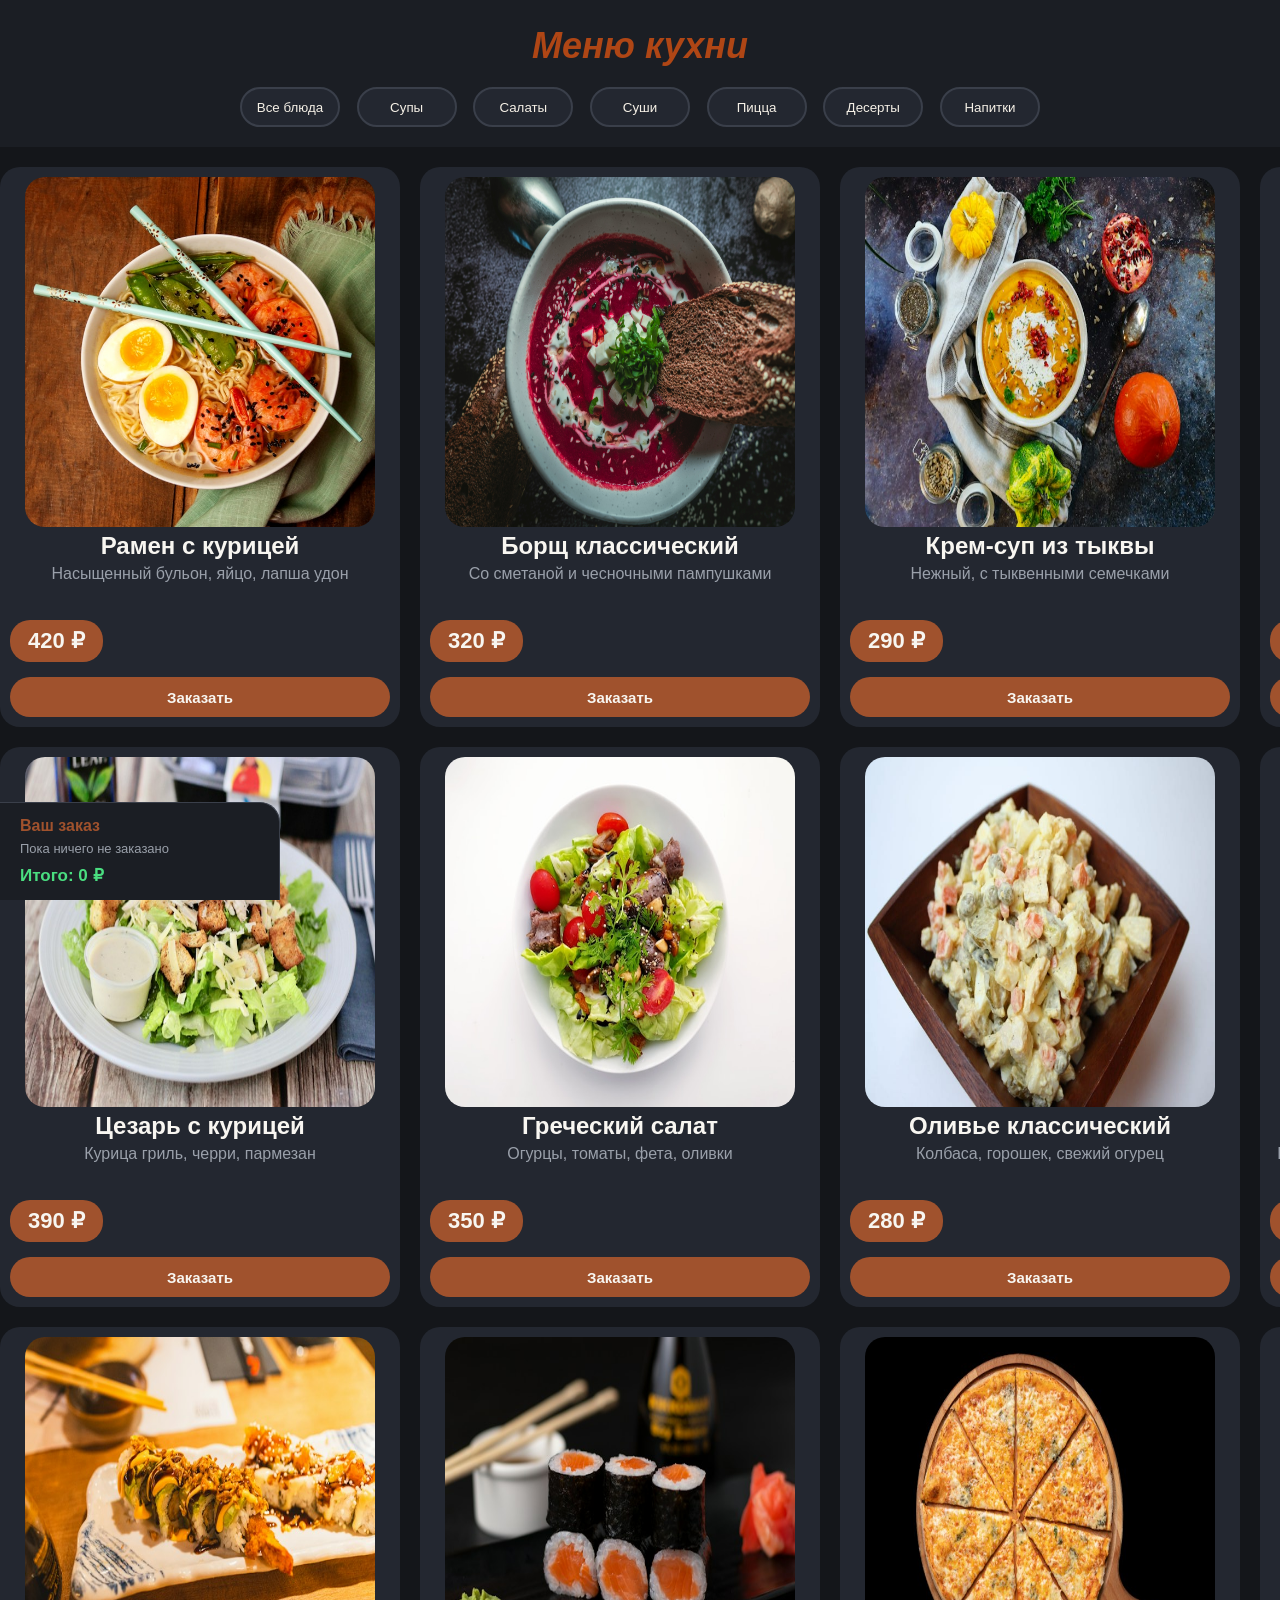
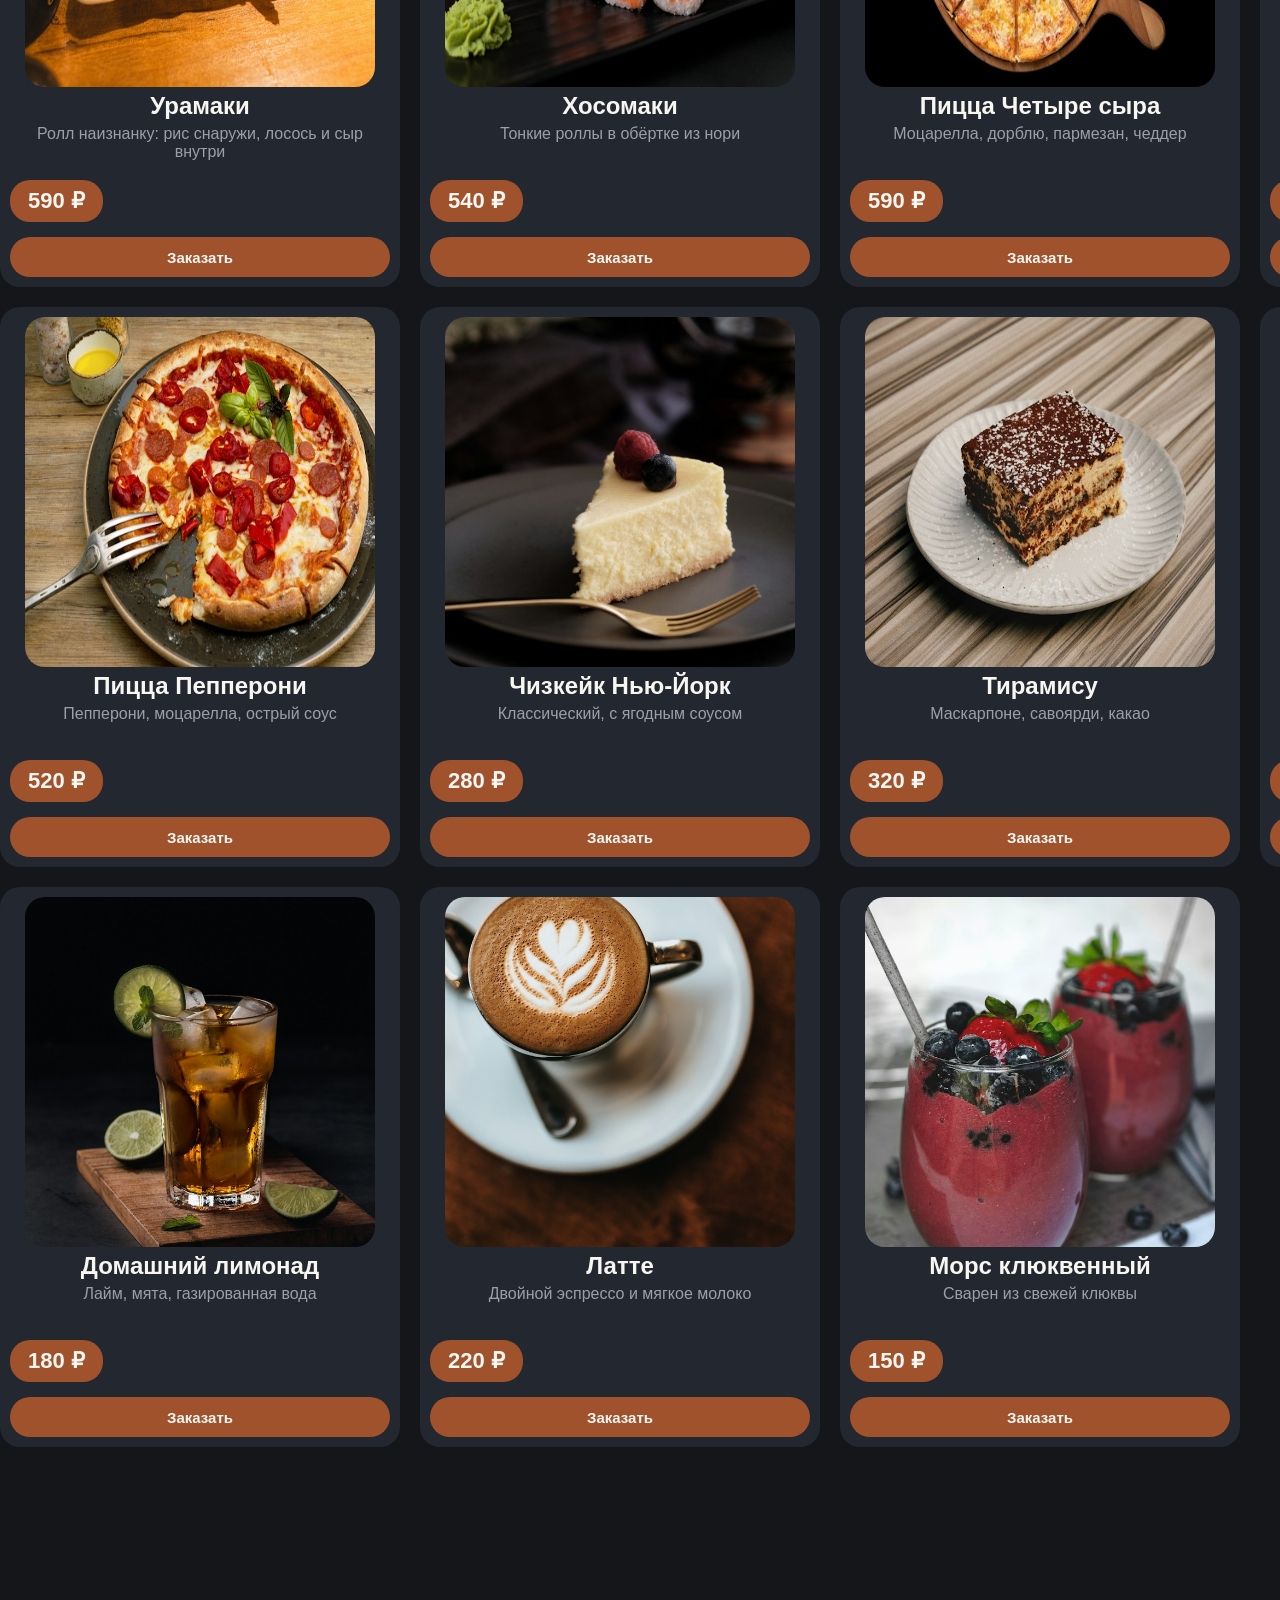
<file: Views/JavaSctipt Projects/Веб-сайт меню еды/index.html>
<!DOCTYPE html>
<html lang="ru">
<head>
    <meta charset="UTF-8">
    <meta name="viewport" content="width=device-width, initial-scale=1.0">
    <title>Меню кухни</title>
    <link rel="stylesheet" href="style.css">
</head>
<body>
    <header>

        <h1>Меню кухни</h1>

        <nav>
            <button class="filter-btn" data-filter="all">Все блюда</button>
            <button class="filter-btn" data-filter="soup">Супы</button>
            <button class="filter-btn" data-filter="salad">Салаты</button>
            <button class="filter-btn" data-filter="sushi">Суши</button>
            <button class="filter-btn" data-filter="pizza">Пицца</button>
            <button class="filter-btn" data-filter="dessert">Десерты</button>
            <button class="filter-btn" data-filter="drink">Напитки</button>
        </nav>

    </header>

    <!--  КОНТЕЙНЕР  -->
    <main class="card-container" >

        <!--  СУПЫ  -->
        <div class="card" data-category="soup">
            <img src="images/Рамен с курицей.jpg" alt="Рамен с курицей">
            <h2 class="title">Рамен с курицей</h2>
            <p class="description">Насыщенный бульон, яйцо, лапша удон</p>
            <span class="price">420 ₽</span>
            <button type="button" class="order-btn" data-name="Рамен с курицей" data-price="420">Заказать</button>
        </div>

        <div class="card" data-category="soup">
            <img src="images/Борщ классический.jpg" alt="Борщ классический">
            <h2 class="title">Борщ классический</h2>
            <p class="description">Со сметаной и чесночными пампушками</p>
            <span class="price">320 ₽</span>
            <button type="button" class="order-btn" data-name="Борщ классический" data-price="320">Заказать</button>
        </div>

        <div class="card" data-category="soup">
            <img src="images/Крем-суп из тыквы.jpg" alt="Крем-суп из тыквы">
            <h2 class="title">Крем-суп из тыквы</h2>
            <p class="description">Нежный, с тыквенными семечками</p>
            <span class="price">290 ₽</span>
            <button type="button" class="order-btn" data-name="Крем-суп из тыквы" data-price="290">Заказать</button>
        </div>

        <div class="card" data-category="soup">
            <img src="images/Том Ям.jpg" alt="Том Ям">
            <h2 class="title">Том Ям</h2>
            <p class="description">Креветки, кокосовое молоко, лемонграсс</p>
            <span class="price">490 ₽</span>
            <button type="button" class="order-btn" data-name="Том Ям" data-price="490">Заказать</button>
        </div>

        <!--  САЛАТЫ  -->
        <div class="card" data-category="salad">
            <img src="images/Цезарь с курицей.jpg" alt="Цезарь с курицей">
            <h2 class="title">Цезарь с курицей</h2>
            <p class="description">Курица гриль, черри, пармезан</p>
            <span class="price">390 ₽</span>
            <button type="button" class="order-btn" data-name="Цезарь с курицей" data-price="390">Заказать</button>
        </div>

        <div class="card" data-category="salad">
            <img src="images/Греческий салат.jpg" alt="Греческий салат">
            <h2 class="title">Греческий салат</h2>
            <p class="description">Огурцы, томаты, фета, оливки</p>
            <span class="price">350 ₽</span>
            <button type="button" class="order-btn" data-name="Греческий салат" data-price="350">Заказать</button>
        </div>

        <div class="card" data-category="salad">
            <img src="images/Оливье классический.jpg" alt="Оливье классический">
            <h2 class="title">Оливье классический</h2>
            <p class="description">Колбаса, горошек, свежий огурец</p>
            <span class="price">280 ₽</span>
            <button type="button" class="order-btn" data-name="Оливье классический" data-price="280">Заказать</button>
        </div>

        <!--  СУШИ  -->
        <div class="card" data-category="sushi">
            <img src="images/Нигири.jpg" alt="Нигири">
            <h2 class="title">Нигири</h2>
            <p class="description">Комочек риса с ломтиком свежего лосося сверху</p>
            <span class="price">890 ₽</span>
            <button type="button" class="order-btn" data-name="Нигири" data-price="890">Заказать</button>
        </div>

        <div class="card" data-category="sushi">
            <img src="images/Урамаки.jpg" alt="Урамаки">
            <h2 class="title">Урамаки</h2>
            <p class="description">Ролл наизнанку: рис снаружи, лосось и сыр внутри</p>
            <span class="price">590 ₽</span>
            <button type="button" class="order-btn" data-name="Урамаки" data-price="590">Заказать</button>
        </div>

        <div class="card" data-category="sushi">
            <img src="images/Хосомаки.jpg" alt="Хосомаки">
            <h2 class="title">Хосомаки</h2>
            <p class="description">Тонкие роллы в обёртке из нори</p>
            <span class="price">540 ₽</span>
            <button type="button" class="order-btn" data-name="Хосомаки" data-price="540">Заказать</button>
        </div>

        <!--  ПИЦЦА  -->
        <div class="card" data-category="pizza">
            <img src="images/Пицца Четыре сыра.jpg" alt="Пицца Четыре сыра">
            <h2 class="title">Пицца Четыре сыра</h2>
            <p class="description">Моцарелла, дорблю, пармезан, чеддер</p>
            <span class="price">590 ₽</span>
            <button type="button" class="order-btn" data-name="Пицца Четыре сыра" data-price="590">Заказать</button>
        </div>

        <div class="card" data-category="pizza">
            <img src="images/Пицца Маргарита.jpg" alt="Пицца Маргарита">
            <h2 class="title">Пицца Маргарита</h2>
            <p class="description">Томаты, моцарелла, свежий базилик</p>
            <span class="price">450 ₽</span>
            <button type="button" class="order-btn" data-name="Пицца Маргарита" data-price="450">Заказать</button>
        </div>

        <div class="card" data-category="pizza">
            <img src="images/Пицца Пепперони.jpg" alt="Пицца Пепперони">
            <h2 class="title">Пицца Пепперони</h2>
            <p class="description">Пепперони, моцарелла, острый соус</p>
            <span class="price">520 ₽</span>
            <button type="button" class="order-btn" data-name="Пицца Пепперони" data-price="520">Заказать</button>
        </div>

        <!--  ДЕСЕРТЫ  -->
        <div class="card" data-category="dessert">
            <img src="images/Чизкейк Нью-Йорк.jpg" alt="Чизкейк Нью-Йорк">
            <h2 class="title">Чизкейк Нью-Йорк</h2>
            <p class="description">Классический, с ягодным соусом</p>
            <span class="price">280 ₽</span>
            <button type="button" class="order-btn" data-name="Чизкейк Нью-Йорк" data-price="280">Заказать</button>
        </div>

        <div class="card" data-category="dessert">
            <img src="images/Тирамису.jpg" alt="Тирамису">
            <h2 class="title">Тирамису</h2>
            <p class="description">Маскарпоне, савоярди, какао</p>
            <span class="price">320 ₽</span>
            <button type="button" class="order-btn" data-name="Тирамису" data-price="320">Заказать</button>
        </div>

        <div class="card" data-category="dessert">
            <img src="images/Мороженое.jpg" alt="Мороженое">
            <h2 class="title">Мороженое</h2>
            <p class="description">Три шарика на выбор</p>
            <span class="price">190 ₽</span>
            <button type="button" class="order-btn" data-name="Мороженое" data-price="190">Заказать</button>
        </div>

        <!--  НАПИТКИ  -->
        <div class="card" data-category="drink">
            <img src="images/Домашний лимонад.jpg" alt="Домашний лимонад">
            <h2 class="title">Домашний лимонад</h2>
            <p class="description">Лайм, мята, газированная вода</p>
            <span class="price">180 ₽</span>
            <button type="button" class="order-btn" data-name="Домашний лимонад" data-price="180">Заказать</button>
        </div>

        <div class="card" data-category="drink">
            <img src="images/Латте.jpg" alt="Латте">
            <h2 class="title">Латте</h2>
            <p class="description">Двойной эспрессо и мягкое молоко</p>
            <span class="price">220 ₽</span>
            <button type="button" class="order-btn" data-name="Латте" data-price="220">Заказать</button>
        </div>

        <div class="card" data-category="drink">
            <img src="images/Морс клюквенный.jpg" alt="Морс клюквенный">
            <h2 class="title">Морс клюквенный</h2>
            <p class="description">Сварен из свежей клюквы</p>
            <span class="price">150 ₽</span>
            <button type="button" class="order-btn" data-name="Морс клюквенный" data-price="150">Заказать</button>
        </div>
    </main>

    <!--  Корзина  -->
    <footer>
        <h2 class="price-title-end">Ваш заказ</h2>
        <p class="list-of-orders" id="cartText">Пока ничего не заказано</p>
        <p class="total-amount" id="cartTotal">Итого: 0 ₽</p>
    </footer>
    <script src="script.js"></script>
</body>
</html>
</file>
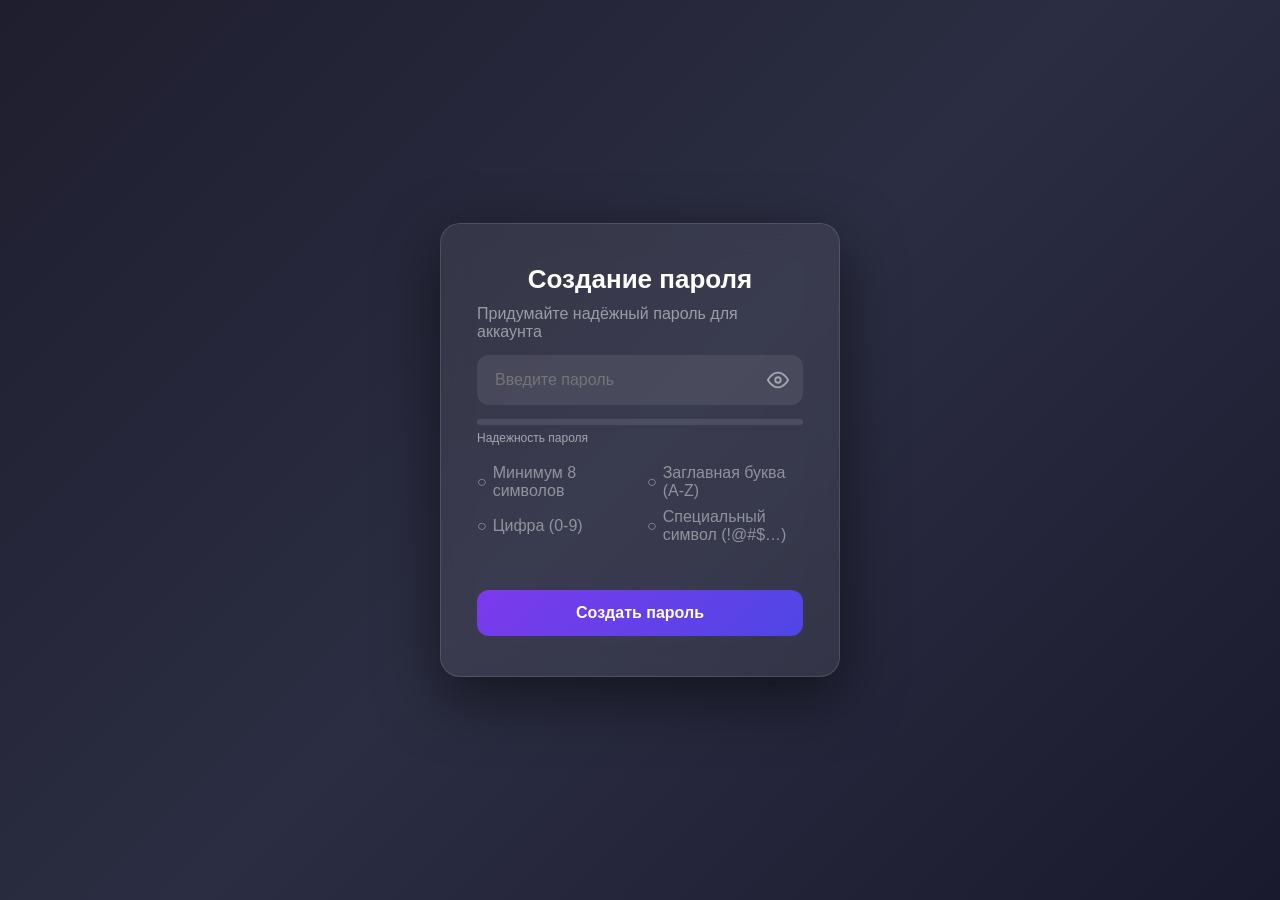
<file: Views/JavaSctipt Projects/Пароль/index.html>
<!DOCTYPE html>
<html lang="ru">
<head>
    <meta charset="UTF-8">
    <meta name="viewport" content="width=device-width, initial-scale=1.0">
    <title>Пароль</title>
    <link rel="stylesheet" href="style.css">
</head>
<body>
    
    <div class="card-password">

        <h1 class="title">Создание пароля</h1>
        <p class="subtitle">Придумайте надёжный пароль для аккаунта</p>
    <form action="" id="passwordForm" novalidate>
        <div class="input-wrapper">
            
                <input
                    type="password"
                    id="passwordInput"
                    placeholder="Введите пароль"
                    autocomplete="new-password"
                >


                <button type="button" class="toggle-btn" id="toggleBtn" aria-label="Показать пароль">
                    <!-- Иконка "глаз" (пароль скрыт) -->
                    <svg class="icon-eye" viewBox="0 0 24 24" width="22" height="22" fill="none"
                         stroke="currentColor" stroke-width="2" stroke-linecap="round" stroke-linejoin="round">
                        <path d="M1 12s4-8 11-8 11 8 11 8-4 8-11 8-11-8-11-8z"></path>
                        <circle cx="12" cy="12" r="3"></circle>
                    </svg>
                    <!-- Иконка "перечёркнутый глаз" (пароль виден) -->
                    <svg class="icon-eye-off" viewBox="0 0 24 24" width="22" height="22" fill="none"
                         stroke="currentColor" stroke-width="2" stroke-linecap="round" stroke-linejoin="round">
                        <path d="M17.94 17.94A10.07 10.07 0 0 1 12 20c-7 0-11-8-11-8a18.45 18.45 0 0 1 5.06-5.94M9.9 4.24A9.12 9.12 0 0 1 12 4c7 0 11 8 11 8a18.5 18.5 0 0 1-2.16 3.19m-6.72-1.07a3 3 0 1 1-4.24-4.24"></path>
                        <line x1="1" y1="1" x2="23" y2="23"></line>
                    </svg>
                </button>
        </div>


        <div class="strength-meter">
            <div class="strength-bar" id="strengthBar"></div>
        </div>
        <p class="strength-label" id="strengthLabel" >Надежность пароля</p>


            <ul class="requirements">
                <li data-requirement="length">Минимум 8 символов</li>
                <li data-requirement="upper">Заглавная буква (A-Z)</li>
                <li data-requirement="digit">Цифра (0-9)</li>
                <li data-requirement="special">Специальный символ (!@#$…)</li>
            </ul>
        
        <p class="error-message" id="errorMessage"></p>
        <button type="submit" class="submit-btn">Создать пароль</button>    
    </form>   


    </div>
    <script src="script.js"></script>
</body>
</html>
</file>
<file: Views/JavaSctipt Projects/Веб-сайт меню еды/style.css>
* {
    margin: 0;
    padding: 0;
    box-sizing: border-box;
}

body {
    background: #14161a;
    font-family: 'Segoe UI', Arial, sans-serif;         
    padding-bottom: 170px;       
}

header {
    background: #1b1e24;
    padding: 25px 0px 20px;
    text-align: center;
}

h1 {
    font-family: Arial, Helvetica, sans-serif;
    font-style: italic;
    font-size: 36px;
    color: #af4615;
}

nav {
    margin: 0px auto;
    width: 800px;
    margin-top: 20px;
    display: flex;
    flex-wrap: wrap;
    justify-content: space-between;
}

.filter-btn {
    height: 40px;
    width: 100px;
    border-radius: 20px;
    padding: 10px;
    background: #232730;                  
    color: #f5f0e6;
    border: 2px solid #3a3f4a;             
    cursor: pointer;
    transition: background 0.3s, border-color 0.3s;
}

.filter-btn:hover {          
    border-color: #a0522d;                 
}

.filter-btn:active {
    background: #a0522d;                  
}

.filter-btn.active {
    background: #a0522d;      
    border-color: #a0522d;
    color: #f5f0e6;
}


.card-container{
    display: grid;
    grid-template-columns: repeat(4, 400px);
    justify-content: space-evenly;
    gap: 20px;
    margin-top: 20px;
}

.card {
    height: auto;
    background: #232730;
    padding: 10px;
    border-radius: 20px;
    color: #f8f6f1;             
}

.card.hidden-card {
    display: none;
}


img {
    display: block;
    margin: 0 auto;
    height: 350px;
    width: 350px;
    border-radius: 20px;
}

.title, .description {
    text-align: center;
    margin: 5px;
}

span.price {
    text-align: left;
}


.description {
    color: #9aa0aa;         
    height: 40px;     
}


.price {
    display: inline-block;         
    background: #a0522d;           
    font-size: 22px;
    font-weight: bold;
    padding: 8px 18px;              
    border-radius: 20px;            
    margin: 10px 0px 15px;          
}


.order-btn {
    width: 100%;
    height: 40px;
    border-radius: 20px;
    padding: 10px 0px;
    color: #f8f6f1;
    background: #a0522d;                
    font-size: 15px;
    font-weight: bold;
    border: none;
    cursor: pointer;
    transition: background 0.3s;
}


.order-btn:hover {
    background: #8b4513;          
}


footer {
    position: fixed;             
    left: 0;                     
    bottom: 0;                    
    background: rgb(27, 30, 36);  
    border-top: 1px solid #3a3f4a;     
    border-right: 1px solid #3a3f4a;   
    border-radius: 0 20px 0 0;    
    padding: 14px 20px;
    min-width: 280px;             
    max-width: 380px;             
}

.price-title-end {                
    color: #a0522d;              
    font-size: 16px;             
    font-weight: bold;
    margin-bottom: 6px;
}

.list-of-orders {                
    color: #9aa0aa;              
    font-size: 13px;
    min-height: 18px;           
    margin-bottom: 6px;
}

.total-amount {                   
    color: #4ade80;             
    font-size: 17px;
    font-weight: bold;
}
</file>
<file: Views/JavaSctipt Projects/Пароль/style.css>
/* ===== Сброс стилей ===== */
* {
    margin: 0;
    padding: 0;
    box-sizing: border-box;
}

/* ===== Тело страницы ===== */
body {
    font-family: 'Segoe UI', Tahoma, sans-serif;
    /* Градиентный фон на весь экран */
    background: linear-gradient(135deg, #1e1e2e 0%, #2b2d42 50%, #1a1a2e 100%);
    min-height: 100vh;
    /* Флекс-контейнер: центрируем карточку по центру экрана */
    display: flex;
    justify-content: center;
    align-items: center;
}

/* ===== Карточка ===== */
.card-password {
    background: rgba(255, 255, 255, 0.07);
    /* Эффект "матового стекла" */
    backdrop-filter: blur(15px);
    border: 1px solid rgba(255, 255, 255, 0.12);
    border-radius: 20px;
    padding: 40px 36px;
    width: 100%;
    max-width: 400px;
    box-shadow: 0 20px 60px rgba(0, 0, 0, 0.5);
}

/* ===== Заголовки ===== */
.title {
    color: #ffffff;
    font-size: 26px;
    text-align: center;
    margin-bottom: 10px;
}

.subtitle {
    color: rgba(255, 255, 255, 0.5);  /* белый с альфой 0.5 — ПРИГЛУШЁННЫЙ */
    margin-bottom: 14px;
}

/* ===== Поле ввода ===== */
.input-wrapper {
    position: relative;
    margin-bottom: 14px;
}

#passwordInput {
    width: 100%;
    padding: 14px 50px 14px 16px;
    font-size: 16px;
    color: #ffffff;
    background: rgba(255, 255, 255, 0.08);
    border: 2px solid transparent;
    border-radius: 12px;
    outline: none;
    transition: border-color 0.3s, background 0.3s, box-shadow 0.3s;
}

/* Эффект при фокусе: подсветка рамки и свечение */
#passwordInput:focus {
    border-color: #7c3aed;
    background: rgba(255, 255, 255, 0.12);
    box-shadow: 0 0 0 4px rgba(124, 58, 237, 0.25);
}

/* ===== Кнопка показа пароля (глазик) ===== */
.toggle-btn {
    position: absolute;
    right: 10px;
    top: 50%;
    transform: translateY(-50%);
    background: none;
    border: none;
    color: rgba(255, 255, 255, 0.5);
    cursor: pointer;
    padding: 4px;
    display: flex;
    transition: color 0.2s;
}

.toggle-btn:hover {
    color: #ffffff;
}

/* По умолчанию показываем иконку "глаз", вторую прячем */
.icon-eye-off {
    display: none;
}

/* Когда у обёртки класс .visible — меняем иконки местами */
.input-wrapper.visible .icon-eye {
    display: none;
}

.input-wrapper.visible .icon-eye-off {
    display: block;
}

/* ===== Полоска надёжности ===== */
.strength-meter {
    height: 6px;
    background: rgba(255, 255, 255, 0.1);
    border-radius: 3px;
    overflow: hidden;
    margin-bottom: 6px;
}

.strength-bar {
    height: 100%;
    width: 0%;
    background: #ef4444;
    border-radius: 3px;
    transition: width 0.5s ease, background 0.5s ease;
}

.strength-label {
    color: rgba(255, 255, 255, 0.55);
    font-size: 12px;
    min-height: 15px;
    margin-bottom: 18px;
}

/* ===== Список требований ===== */
.requirements {
    list-style: none;
    display: grid;
    grid-template-columns: 1fr 1fr;
    gap: 8px 14px;
    margin-bottom: 18px;
}

.requirements li {
    color: rgba(255, 255, 255, 0.45);  /* блеклый — "не выполнено" */
    display: flex;
    align-items: center;
    gap: 6px;
    transition: color 0.3s;            /* цвет будет меняться ПЛАВНО */
}

/* Псевдоэлемент-маркер перед каждым пунктом */
.requirements li::before {
    content: '○';
    transition: content 0.2s, color 0.3s;
}

/* Выполненное требование: зелёный цвет + галочка */
.requirements li.valid {
    color: #4ade80;
}

.requirements li.valid::before {
    content: '✓';
}

/* ===== Сообщение об ошибке ===== */
.error-message {
    color: #f87171;
    font-size: 13px;
    min-height: 18px;
    margin-bottom: 10px;
}

/* ===== Кнопка отправки ===== */
.submit-btn {
    width: 100%;
    padding: 14px;
    font-size: 16px;
    font-weight: 600;
    color: #ffffff;
    background: linear-gradient(135deg, #7c3aed, #4f46e5);
    border: none;
    border-radius: 12px;
    cursor: pointer;
    transition: transform 0.15s, box-shadow 0.3s;
}

.submit-btn:hover {
    box-shadow: 0 8px 24px rgba(124, 58, 237, 0.4);
}
</file>
